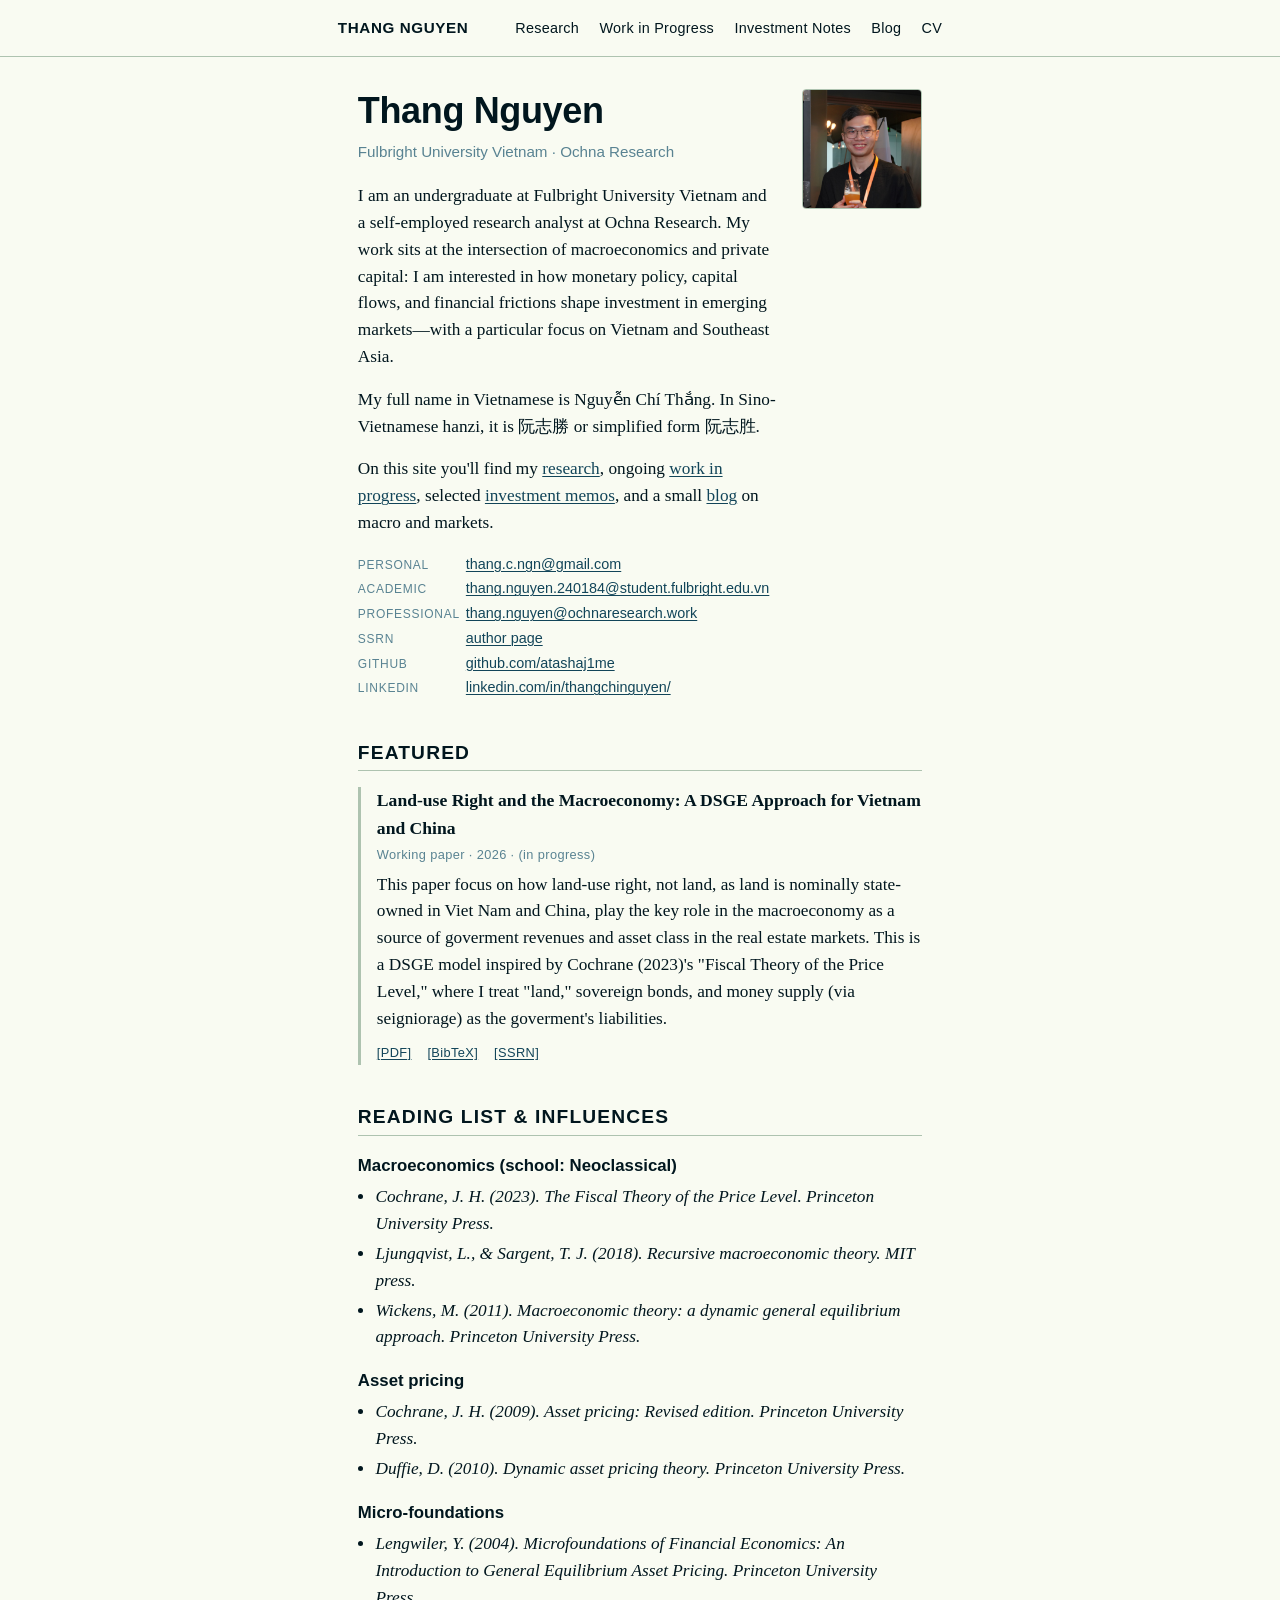
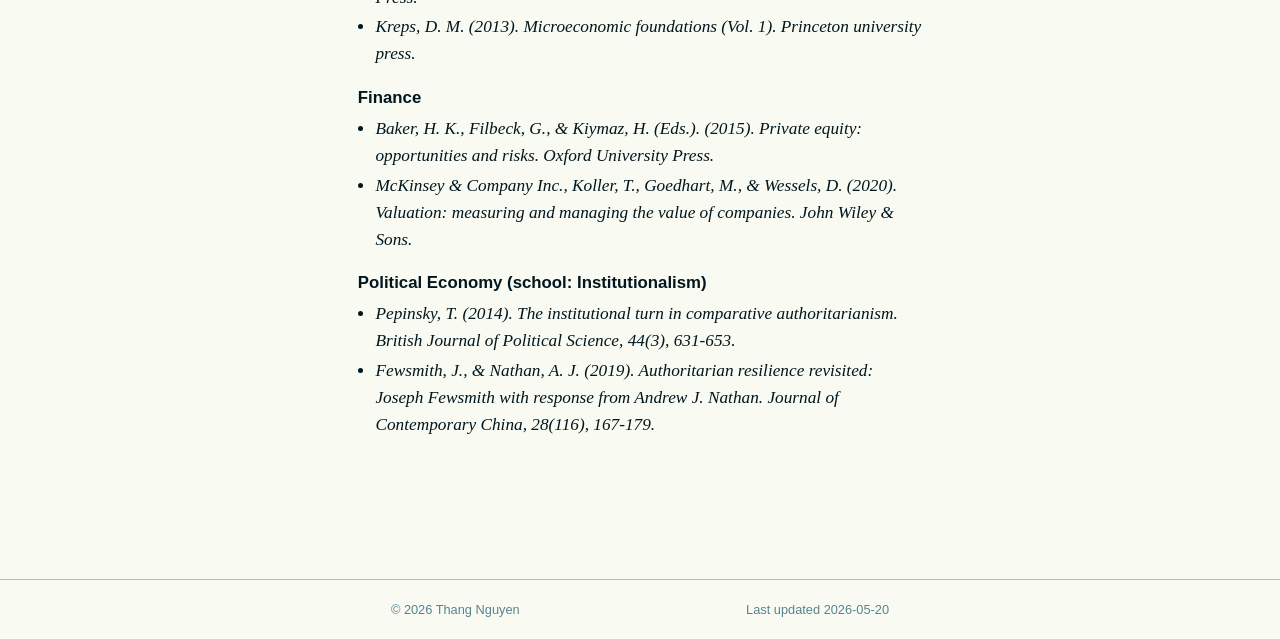
<file: index.html>
<!doctype html>
<html lang="en">
<head>
  <meta charset="utf-8">
  <meta name="viewport" content="width=device-width, initial-scale=1">
  <title>Thang Nguyen</title>
  <meta name="description" content="Thang Nguyen — undergraduate researcher in macroeconomics and private equity. Fulbright University Vietnam · Ochna Research.">
  <link rel="stylesheet" href="assets/css/site.css">
</head>
<body>
<header class="site">
  <div class="inner">
    <a class="wordmark" href="./">Thang Nguyen</a>
    <nav>
      <a href="research.html">Research</a>
      <a href="wip.html">Work in Progress</a>
      <a href="notes.html">Investment Notes</a>
      <a href="blog/">Blog</a>
      <a href="cv.html">CV</a>
    </nav>
  </div>
</header>

<main class="wrap">
  <section class="bio-row">
    <div>
      <h1>Thang Nguyen</h1>
      <p class="affil">Fulbright University Vietnam · Ochna Research</p>
      <p>
        I am an undergraduate at Fulbright University Vietnam and a self-employed research analyst at
        Ochna Research. My work sits at the intersection of macroeconomics and private
        capital: I am interested in how monetary policy, capital flows, and financial
        frictions shape investment in emerging markets—with a particular focus on
        Vietnam and Southeast Asia.
      </p>
      <p> 
        My full name in Vietnamese is Nguyễn Chí Thắng. In Sino-Vietnamese hanzi, it is 阮志勝 or simplified form 阮志胜.
      </p>
      <p>
        On this site you'll find my <a href="research.html">research</a>,
        ongoing <a href="wip.html">work in progress</a>, selected
        <a href="notes.html">investment memos</a>, and a small
        <a href="blog/">blog</a> on macro and markets.
      </p>

      <ul class="contact">
        <li><span class="label">Personal</span> <a href="mailto:thang.c.ngn@gmail.com">thang.c.ngn@gmail.com</a></li>
        <li><span class="label">Academic</span> <a href="mailto:thang.nguyen.240184@student.fulbright.edu.vn">thang.nguyen.240184@student.fulbright.edu.vn</a></li>
        <li><span class="label">Professional</span> <a href="mailto:thang.nguyen@ochnaresearch.work">thang.nguyen@ochnaresearch.work</a></li>
        <li><span class="label">SSRN</span> <a href="#">author page</a></li>
        <li><span class="label">GitHub</span> <a href="https://github.com/atashaj1me">github.com/atashaj1me</a></li>
        <li><span class="label">LinkedIn</span> <a href="https://www.linkedin.com/in/thangchinguyen/">linkedin.com/in/thangchinguyen/</a></li>
      </ul>
    </div>
    <img class="headshot" src="assets/img/headshot.jpg" alt="Portrait of Thang Nguyen" onerror="this.style.visibility='hidden'">
  </section>

  <h2>Featured</h2>
  <div class="paper featured">
    <span class="title">Land-use Right and the Macroeconomy: A DSGE Approach for Vietnam and China</span>
    <span class="meta">Working paper · 2026 · (in progress)</span>
    <p class="abstract">
      This paper focus on how land-use right, not land, as land is nominally state-owned in Viet Nam and China, play the key role in the macroeconomy as a source of goverment revenues and asset class in the real estate markets. This is a DSGE model inspired by Cochrane (2023)'s "Fiscal Theory of the Price Level," where I treat "land," sovereign bonds, and money supply (via seigniorage) as the goverment's liabilities.
    </p>
    <span class="links">
      <a href="#">[PDF]</a>
      <a href="#">[BibTeX]</a>
      <a href="#">[SSRN]</a>
    </span>
  </div>

  <h2>Reading list &amp; influences</h2>
  <div class="reading">
    <h3>Macroeconomics (school: Neoclassical)</h3>
    <ul>
      <li><cite>Cochrane, J. H. (2023). The Fiscal Theory of the Price Level. Princeton University Press.</cite></li>
      <li><cite>Ljungqvist, L., & Sargent, T. J. (2018). Recursive macroeconomic theory. MIT press.</cite></li>
      <li><cite>Wickens, M. (2011). Macroeconomic theory: a dynamic general equilibrium approach. Princeton University Press.</cite></li>
    </ul>
    <h3>Asset pricing</h3>
    <ul>
      <li><cite>Cochrane, J. H. (2009). Asset pricing: Revised edition. Princeton University Press.</cite></li>
      <li><cite>Duffie, D. (2010). Dynamic asset pricing theory. Princeton University Press.</cite></li>
    </ul>
    <h3>Micro-foundations</h3>
    <ul>
      <li><cite>Lengwiler, Y. (2004). Microfoundations of Financial Economics: An Introduction to General Equilibrium Asset Pricing. Princeton University Press.</cite></li>
      <li><cite>Kreps, D. M. (2013). Microeconomic foundations (Vol. 1). Princeton university press.</cite></li>
    </ul>
    <h3>Finance</h3>
    <ul>
      <li><cite>Baker, H. K., Filbeck, G., & Kiymaz, H. (Eds.). (2015). Private equity: opportunities and risks. Oxford University Press.</cite></li>
      <li><cite>McKinsey & Company Inc., Koller, T., Goedhart, M., & Wessels, D. (2020). Valuation: measuring and managing the value of companies. John Wiley & Sons.</cite></li>
    </ul>
    <h3>Political Economy (school: Institutionalism)</h3>
    <ul>
      <li><cite>Pepinsky, T. (2014). The institutional turn in comparative authoritarianism. British Journal of Political Science, 44(3), 631-653.</cite></li>
      <li><cite>Fewsmith, J., & Nathan, A. J. (2019). Authoritarian resilience revisited: Joseph Fewsmith with response from Andrew J. Nathan. Journal of Contemporary China, 28(116), 167-179.</cite></li>
    </ul>
  </div>
</main>

<footer class="site">
  <div class="inner">
    <span>&copy; <span id="yr">2026</span> Thang Nguyen</span>
    <span>Last updated 2026-05-20</span>
  </div>
</footer>
<script>document.getElementById('yr').textContent = new Date().getFullYear();</script>
</body>
</html>
</file>
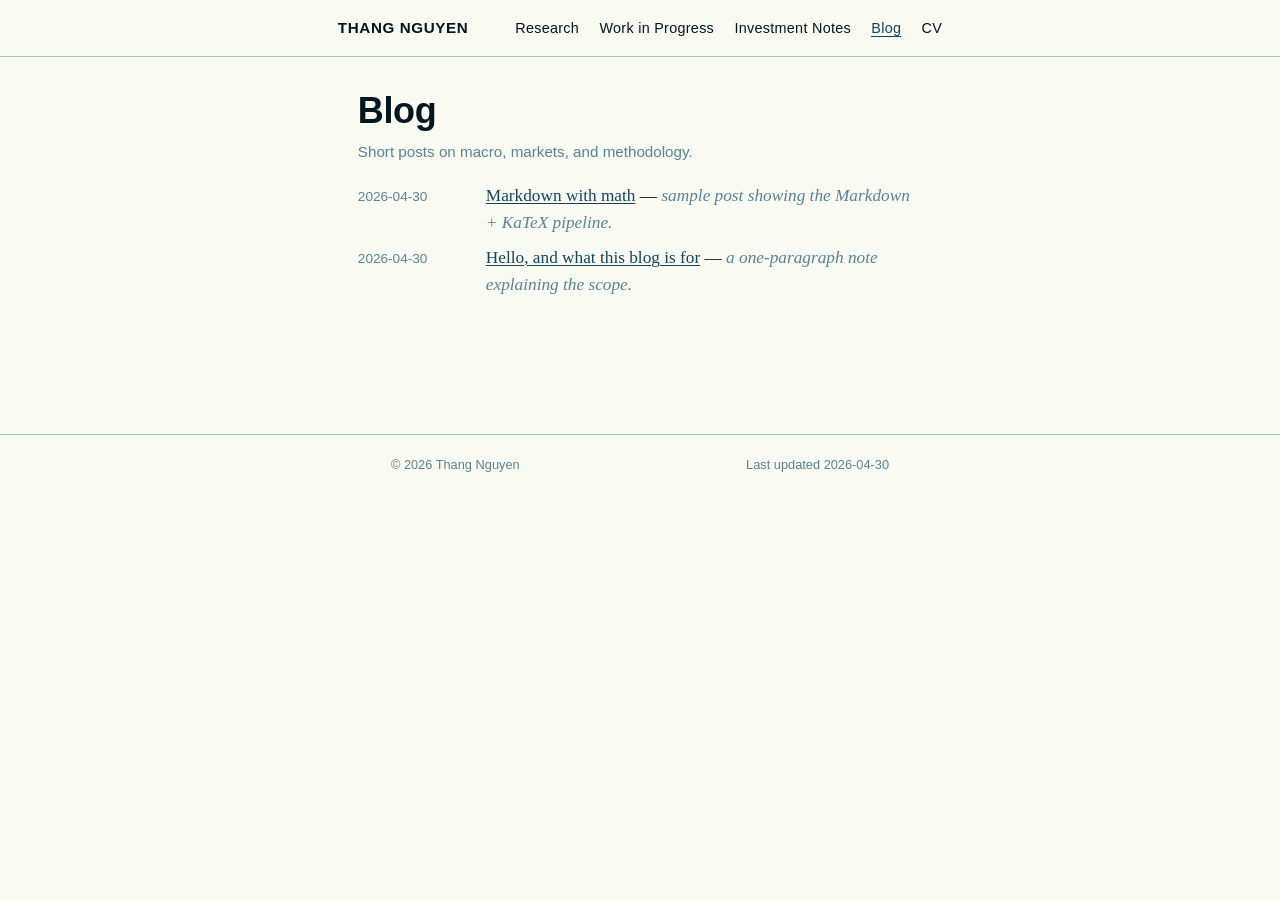
<file: blog/index.html>
<!doctype html>
<html lang="en">
<head>
  <meta charset="utf-8">
  <meta name="viewport" content="width=device-width, initial-scale=1">
  <title>Blog — Thang Nguyen</title>
  <link rel="stylesheet" href="../assets/css/site.css">
</head>
<body>
<header class="site">
  <div class="inner">
    <a class="wordmark" href="../">Thang Nguyen</a>
    <nav>
      <a href="../research.html">Research</a>
      <a href="../wip.html">Work in Progress</a>
      <a href="../notes.html">Investment Notes</a>
      <a href="./" aria-current="page">Blog</a>
      <a href="../cv.html">CV</a>
    </nav>
  </div>
</header>

<main class="wrap">
  <h1>Blog</h1>
  <p class="affil">Short posts on macro, markets, and methodology.</p>

  <ol class="post-list">
    <li>
      <span class="date">2026-04-30</span>
      <span><a href="post.html?p=2026-04-30-math-sample">Markdown with math</a> — <span class="status">sample post showing the Markdown + KaTeX pipeline.</span></span>
    </li>
    <li>
      <span class="date">2026-04-30</span>
      <span><a href="2026-04-30-hello.html">Hello, and what this blog is for</a> — <span class="status">a one-paragraph note explaining the scope.</span></span>
    </li>
  </ol>

</main>

<footer class="site">
  <div class="inner">
    <span>&copy; <span class="yr">2026</span> Thang Nguyen</span>
    <span>Last updated 2026-04-30</span>
  </div>
</footer>
<script>document.querySelectorAll('.yr').forEach(e => e.textContent = new Date().getFullYear());</script>
</body>
</html>
</file>
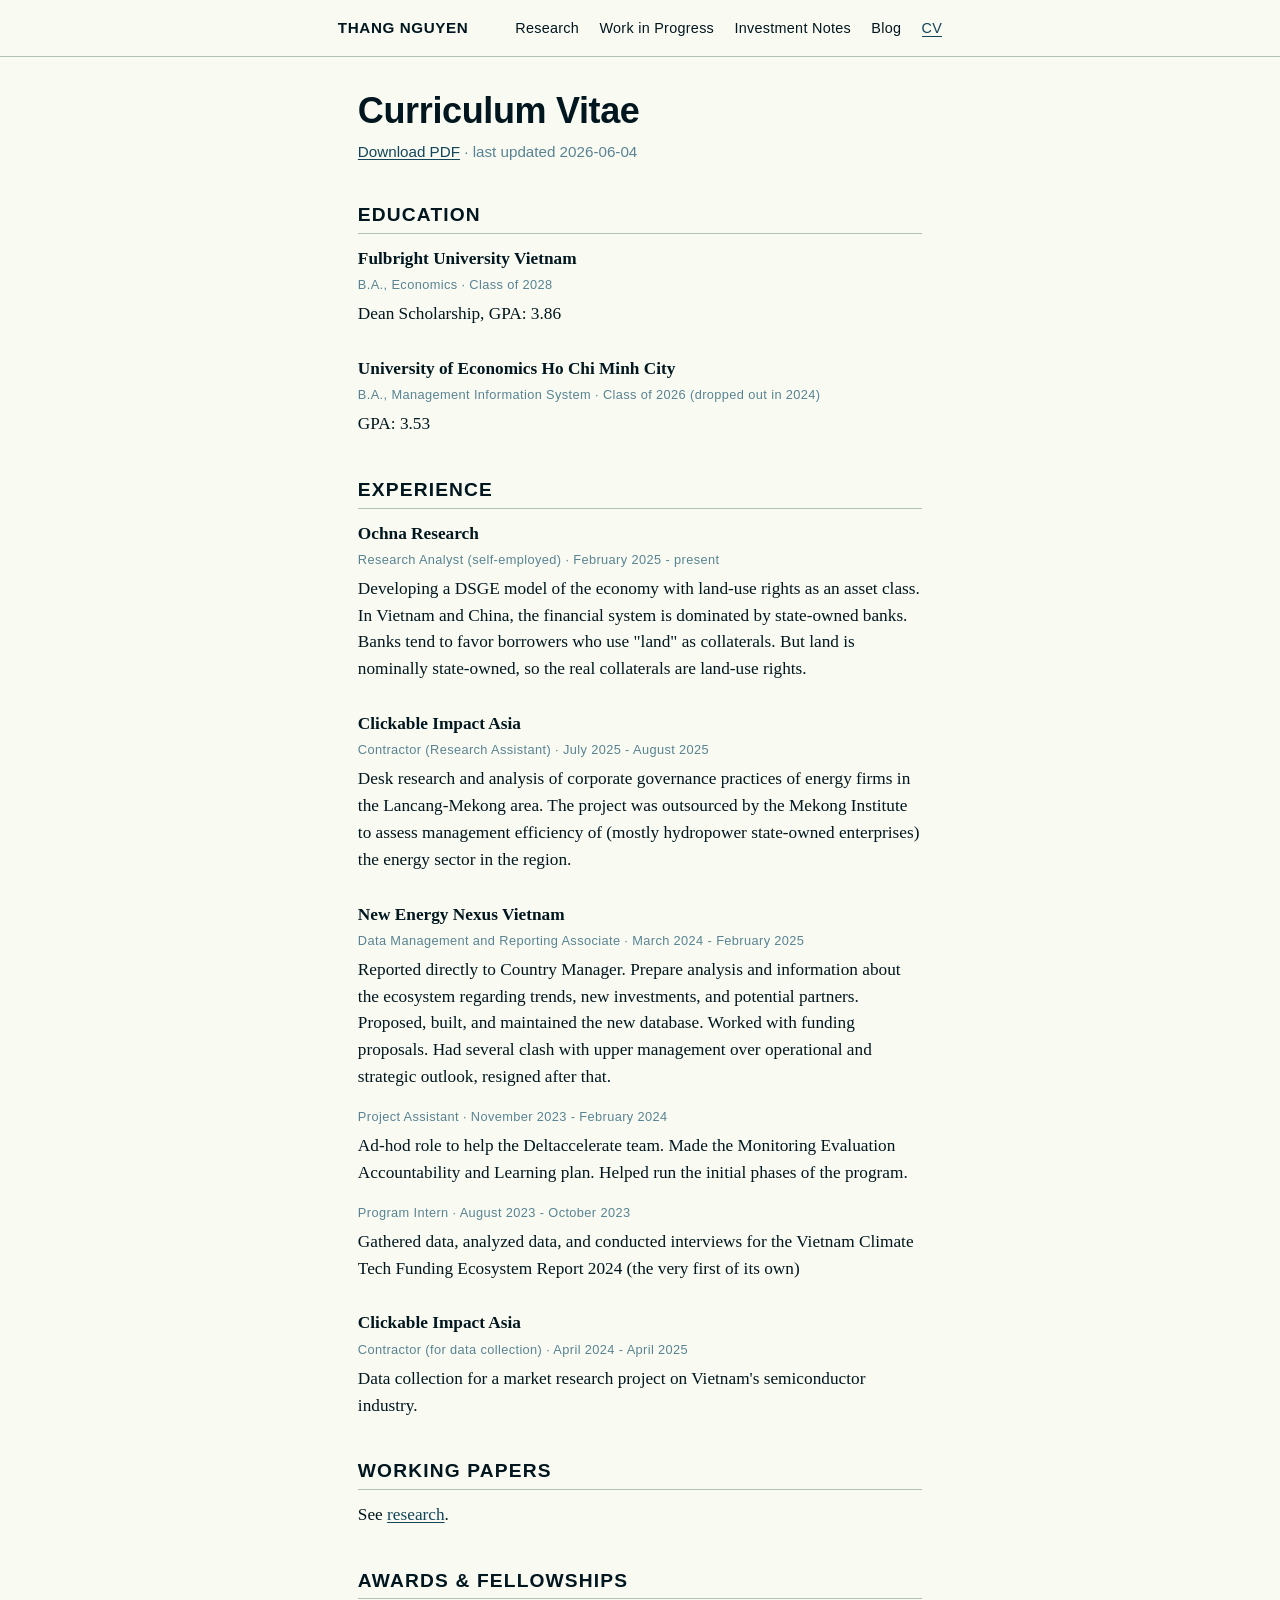
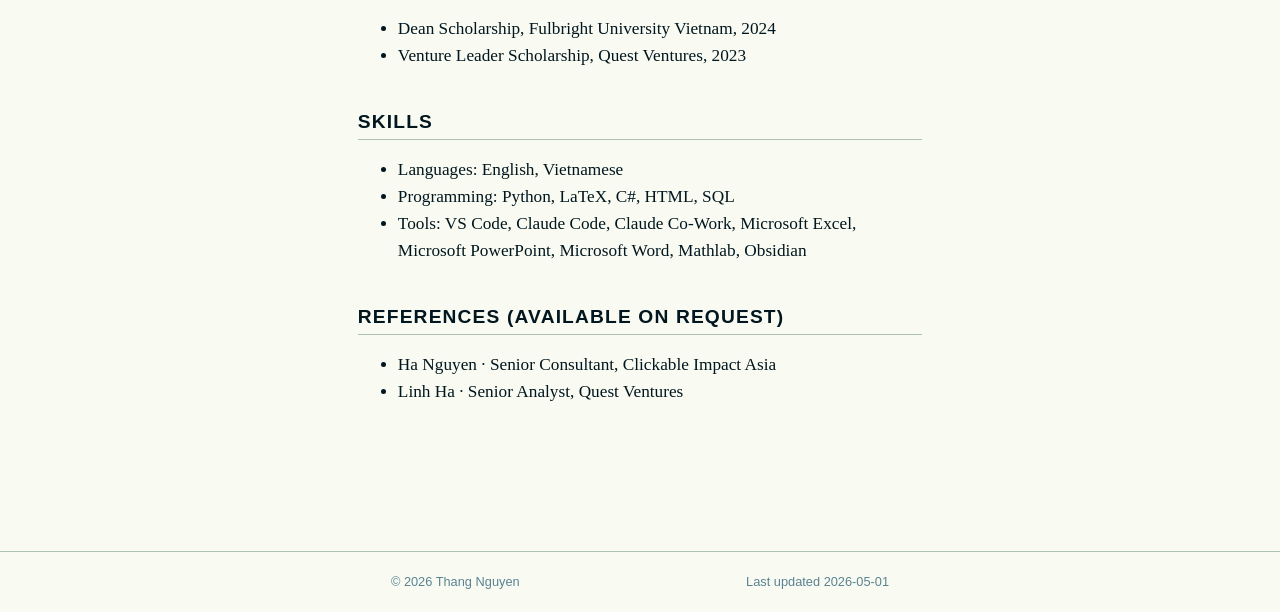
<file: cv.html>
<!doctype html>
<html lang="en">
<head>
  <meta charset="utf-8">
  <meta name="viewport" content="width=device-width, initial-scale=1">
  <title>CV — Thang Nguyen</title>
  <link rel="stylesheet" href="assets/css/site.css">
</head>
<body>
<header class="site">
  <div class="inner">
    <a class="wordmark" href="./">Thang Nguyen</a>
    <nav>
      <a href="research.html">Research</a>
      <a href="wip.html">Work in Progress</a>
      <a href="notes.html">Investment Notes</a>
      <a href="blog/">Blog</a>
      <a href="cv.html" aria-current="page">CV</a>
    </nav>
  </div>
</header>

<main class="wrap">
  <h1>Curriculum Vitae</h1>
  <p class="affil">
    <a href="assets/pdf/cv.pdf">Download PDF</a> · last updated 2026-06-04
  </p>

  <h2>Education</h2>
  <div class="paper">
    <span class="title">Fulbright University Vietnam</span>
    <span class="meta">B.A., Economics · Class of 2028</span>
    <p>Dean Scholarship, GPA: 3.86</p>
  </div>
  <div class="paper">
    <span class="title">University of Economics Ho Chi Minh City</span>
    <span class="meta">B.A., Management Information System · Class of 2026 (dropped out in 2024)</span>
    <p>GPA: 3.53</p>
  </div>

  <h2>Experience</h2>
  <div class="paper">
    <span class="title">Ochna Research</span>
    <span class="meta">Research Analyst (self-employed) · February 2025 - present</span>
    <p> Developing a DSGE model of the economy with land-use rights as an asset class. In Vietnam and China, the financial system is dominated by state-owned banks. Banks tend to favor borrowers who use "land" as collaterals. But land is nominally state-owned, so the real collaterals are land-use rights.</p>
  </div>

  <div class="paper">
    <span class="title">Clickable Impact Asia</span>
    <span class="meta">Contractor (Research Assistant) · July 2025 - August 2025</span>
    <p> 
      Desk research and analysis of corporate governance practices of energy firms in the Lancang-Mekong area. The project was outsourced by the Mekong Institute to assess management efficiency of (mostly hydropower state-owned enterprises) the energy sector in the region.
    </p>
  </div>
  
  <div class="paper">
    <span class="title">New Energy Nexus Vietnam</span>
    <span class="meta">Data Management and Reporting Associate · March 2024 - February 2025</span>
    <p> 
      Reported directly to Country Manager. Prepare analysis and information about the ecosystem regarding trends, new investments, and potential partners. Proposed, built, and maintained the new database. Worked with funding proposals. Had several clash with upper management over operational and strategic outlook, resigned after that.
    </p>
    <span class="meta">Project Assistant · November 2023 - February 2024</span>
    <p> 
      Ad-hod role to help the Deltaccelerate team. Made the Monitoring Evaluation Accountability and Learning plan. Helped run the initial phases of the program.
    </p>
    <span class="meta">Program Intern · August 2023 - October 2023</span>
    <p> 
      Gathered data, analyzed data, and conducted interviews for the Vietnam Climate Tech Funding Ecosystem Report 2024 (the very first of its own)
    </p>
  </div>

  <div class="paper">
    <span class="title">Clickable Impact Asia</span>
    <span class="meta">Contractor (for data collection) · April 2024 - April 2025</span>
    <p> 
      Data collection for a market research project on Vietnam's semiconductor industry.
    </p>
  </div>

  

  <h2>Working papers</h2>
  <p>See <a href="research.html">research</a>.</p>

  <h2>Awards &amp; fellowships</h2>
  <ul>
    <li>Dean Scholarship, Fulbright University Vietnam, 2024</li>
    <li>Venture Leader Scholarship, Quest Ventures, 2023</li>
  </ul>

  <h2>Skills</h2>
  <ul>
    <li>Languages: English, Vietnamese</li>
    <li>Programming: Python, LaTeX, C#, HTML, SQL</li>
    <li>Tools: VS Code, Claude Code, Claude Co-Work, Microsoft Excel, Microsoft PowerPoint, Microsoft Word, Mathlab, Obsidian</li>
  </ul>

  <h2>References (Available on request)</h2>
  <ul>
    <li>Ha Nguyen · Senior Consultant, Clickable Impact Asia</li>
    <li>Linh Ha · Senior Analyst, Quest Ventures</li>
  </ul>

</main>

<footer class="site">
  <div class="inner">
    <span>&copy; <span class="yr">2026</span> Thang Nguyen</span>
    <span>Last updated 2026-05-01</span>
  </div>
</footer>
<script>document.querySelectorAll('.yr').forEach(e => e.textContent = new Date().getFullYear());</script>
</body>
</html>
</file>
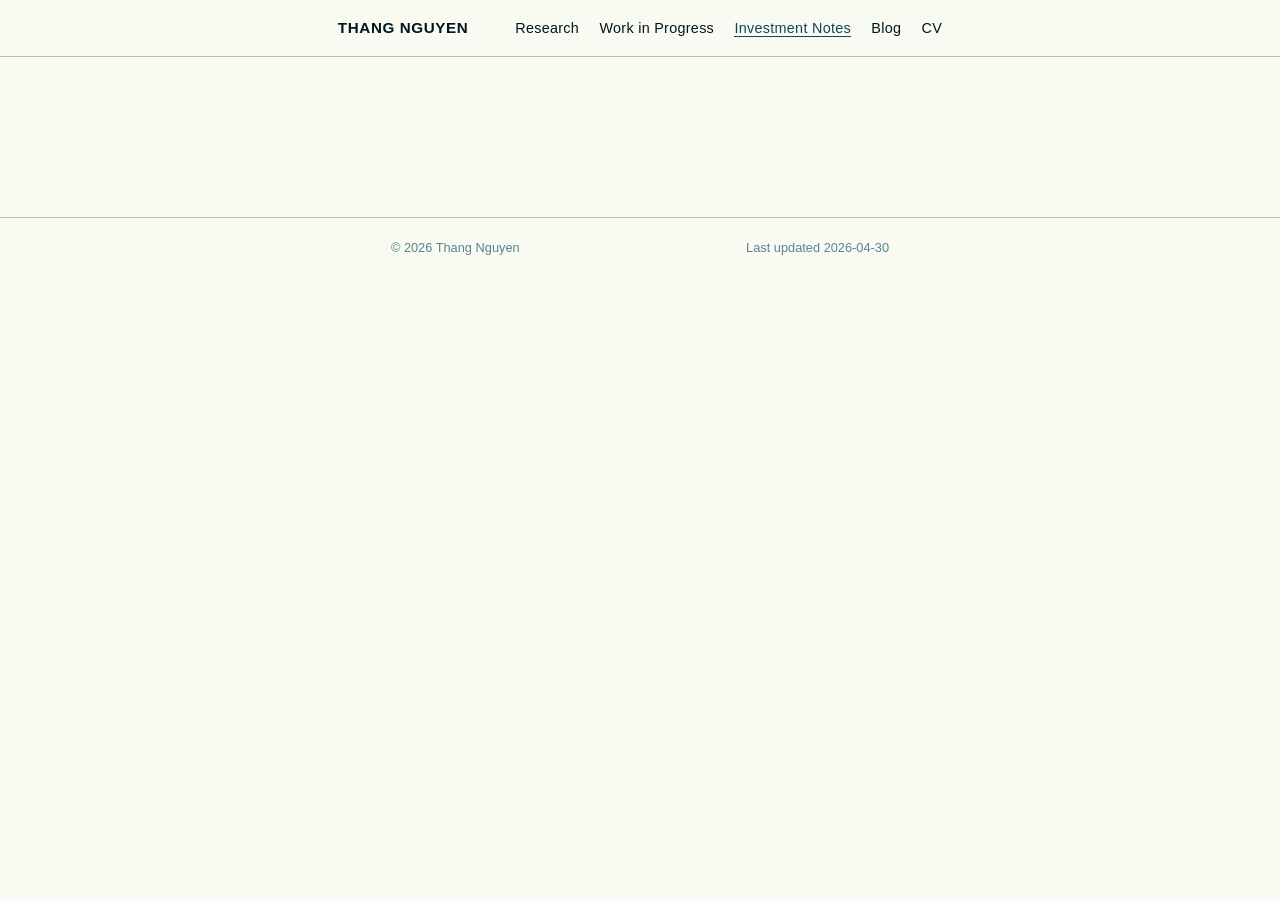
<file: notes.html>
<!doctype html>
<html lang="en">
<head>
  <meta charset="utf-8">
  <meta name="viewport" content="width=device-width, initial-scale=1">
  <title>Investment Notes — Thang Nguyen</title>
  <link rel="stylesheet" href="assets/css/site.css">
</head>
<body>
<header class="site">
  <div class="inner">
    <a class="wordmark" href="./">Thang Nguyen</a>
    <nav>
      <a href="research.html">Research</a>
      <a href="wip.html">Work in Progress</a>
      <a href="notes.html" aria-current="page">Investment Notes</a>
      <a href="blog/">Blog</a>
      <a href="cv.html">CV</a>
    </nav>
  </div>
</header>

<main class="wrap">
  <!--  
   <h1>Investment Notes</h1>
  <p class="affil">
    Memos written for internal circulation. Titles and one-line summaries are listed below;
    full text is available on request — please email me with the memo title in the subject line.
  </p>

  <h2>Sector views</h2>
  <div class="note">
    <span class="meta">2026-03</span>
    <div><span class="title">[Memo title]</span> — <span class="blurb">[one-line summary]</span>
      <a href="mailto:thang.nguyen@ochnaresearch.work?subject=Memo%20request%20%E2%80%94%20[title]">[request]</a>
    </div>
  </div>

  <h2>Deal commentary</h2>
  <div class="note">
    <span class="meta">2026-02</span>
    <div><span class="title">[Memo title]</span> — <span class="blurb">[one-line summary]</span>
      <a href="mailto:thang.nguyen@ochnaresearch.work?subject=Memo%20request%20%E2%80%94%20[title]">[request]</a>
    </div>
  </div>

  <h2>Method notes</h2>
  <div class="note">
    <span class="meta">2026-01</span>
    <div><span class="title">[Memo title]</span> — <span class="blurb">[one-line summary]</span>
      <a href="mailto:thang.nguyen@ochnaresearch.work?subject=Memo%20request%20%E2%80%94%20[title]">[request]</a>
    </div>
  </div>
  -->

</main>

<footer class="site">
  <div class="inner">
    <span>&copy; <span class="yr">2026</span> Thang Nguyen</span>
    <span>Last updated 2026-04-30</span>
  </div>
</footer>
<script>document.querySelectorAll('.yr').forEach(e => e.textContent = new Date().getFullYear());</script>
</body>
</html>
</file>
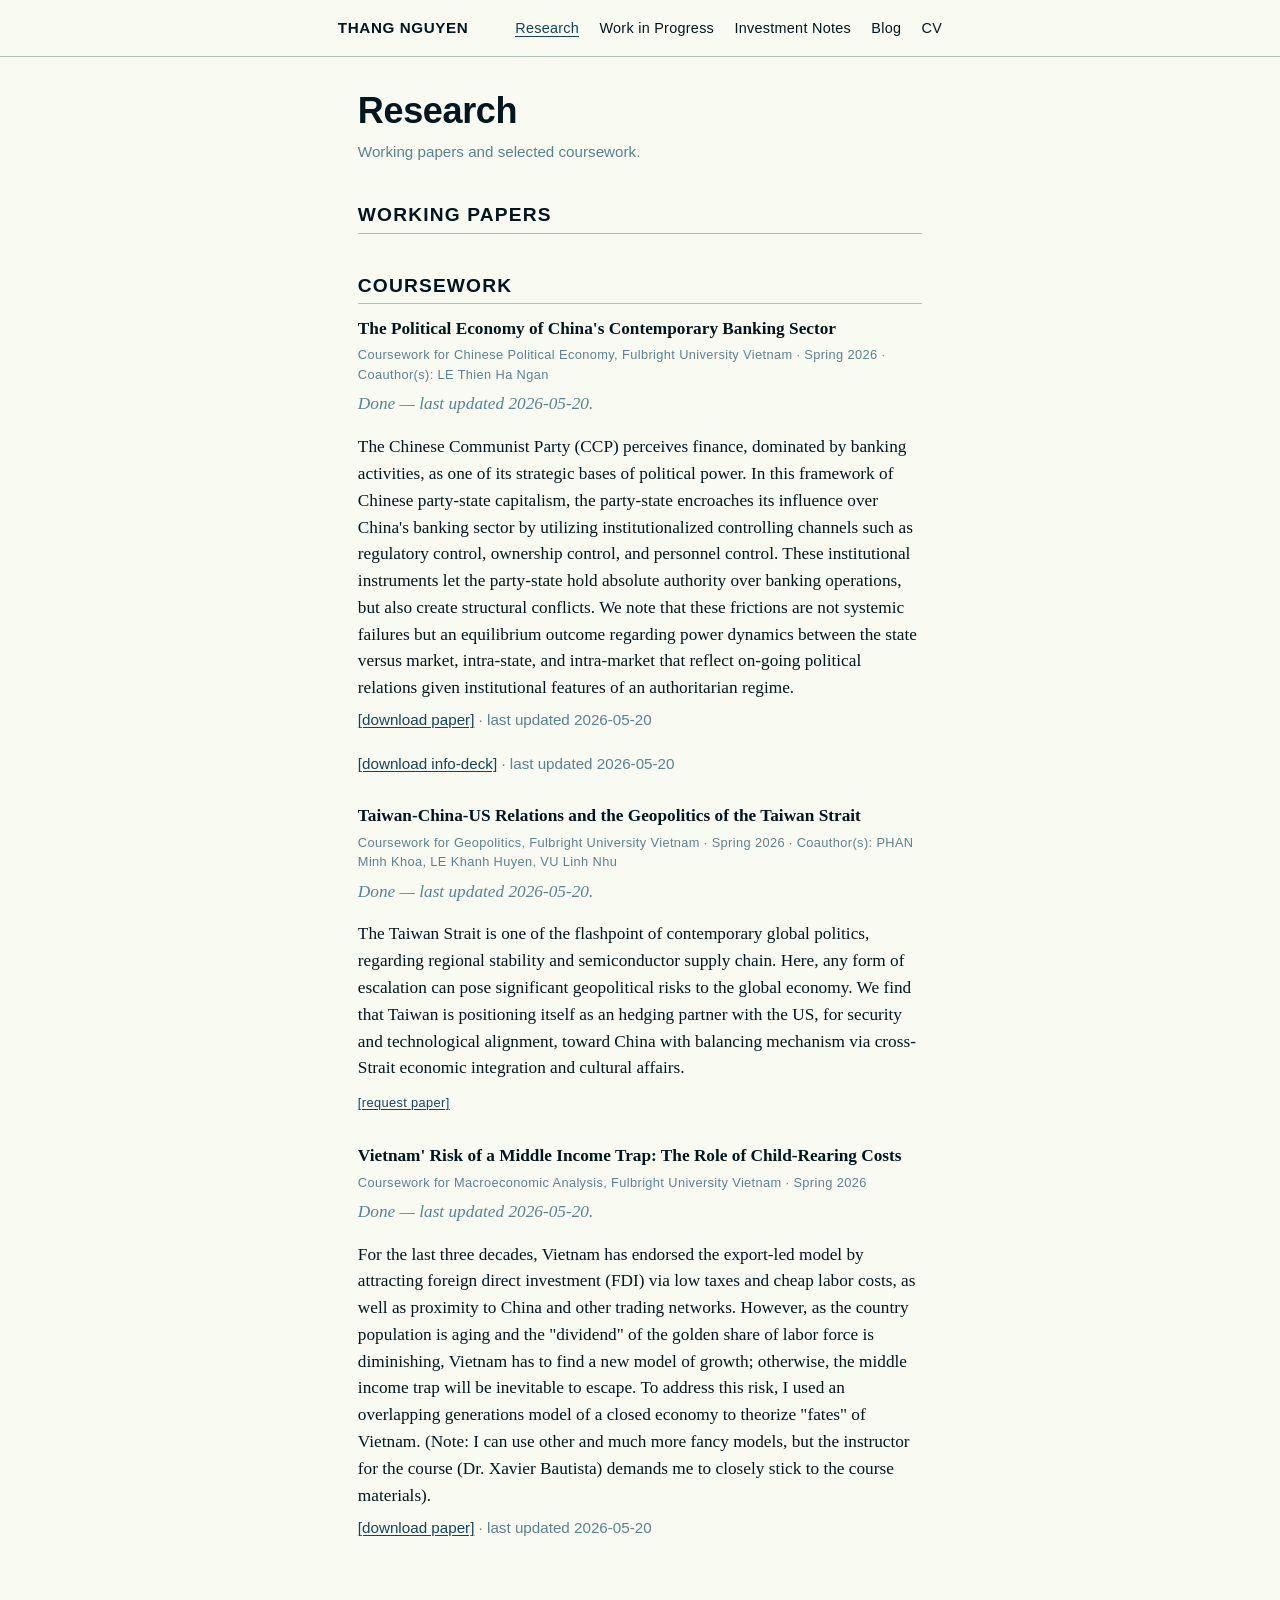
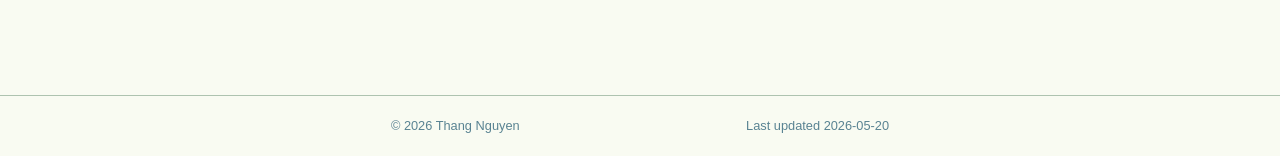
<file: research.html>
<!doctype html>
<html lang="en">
<head>
  <meta charset="utf-8">
  <meta name="viewport" content="width=device-width, initial-scale=1">
  <title>Research — Thang Nguyen</title>
  <link rel="stylesheet" href="assets/css/site.css">
</head>
<body>
<header class="site">
  <div class="inner">
    <a class="wordmark" href="./">Thang Nguyen</a>
    <nav>
      <a href="research.html" aria-current="page">Research</a>
      <a href="wip.html">Work in Progress</a>
      <a href="notes.html">Investment Notes</a>
      <a href="blog/">Blog</a>
      <a href="cv.html">CV</a>
    </nav>
  </div>
</header>

<main class="wrap">
  <h1>Research</h1>
  <p class="affil">Working papers and selected coursework.</p>

  <h2>Working papers</h2>
  <!-- template for paper  
   <div class="paper">
    <span class="title">Land-use Right and the Macroeconomy: A DSGE Approach for Vietnam and China</span>
    <span class="meta">Working paper · 2026 · (in progress)</span>
    <p class="abstract">
      This paper focus on how land-use right, not land, as land is nominally state-owned in Viet Nam and China, play the key role in the macroeconomy as a source of goverment revenues and asset class in the real estate markets. This is a DSGE model inspired by Cochrane (2023)'s "Fiscal Theory of the Price Level," where I treat "land," sovereign bonds, and money supply (via seigniorage) as the goverment's liabilities. 
    </p>
    <span class="links">
      <a href="#">[PDF]</a>
      <a href="#">[BibTeX]</a>
      <a href="#">[SSRN]</a>
      <a href="#">[Slides]</a>
    </span>
  </div> 
  -->
  


  <h2>Coursework</h2>  
  <div class="paper">
    <span class="title">The Political Economy of China's Contemporary Banking Sector</span>
    <span class="meta">Coursework for Chinese Political Economy, Fulbright University Vietnam · Spring 2026 · Coauthor(s): LE Thien Ha Ngan</span>
    <p class="status">Done — last updated 2026-05-20.</p>
    <p class="abstract">
      The Chinese Communist Party (CCP) perceives finance, dominated by banking activities, as one of its strategic bases of political power. In this framework of Chinese party-state capitalism, the party-state encroaches its influence over China's banking sector by utilizing institutionalized controlling channels such as regulatory control, ownership control, and personnel control. These institutional instruments let the party-state hold absolute authority over banking operations, but also create structural conflicts. We note that these frictions are not systemic failures but an equilibrium outcome regarding power dynamics between the state versus market, intra-state, and intra-market that reflect on-going political relations given institutional features of an authoritarian regime.    </p>
      <p class="affil">
        <a href="assets/pdf/political_economy_contemporary_china_banking_sector.pdf">[download paper]</a> · last updated 2026-05-20
      </p>
      <p class="affil">
        <a href="assets/pdf/political_economy_contemporary_china_banking_sector_presentation.pdf">[download info-deck]</a> · last updated 2026-05-20
      </p>
  </div>

    <div class="paper">
    <span class="title">Taiwan-China-US Relations and the Geopolitics of the Taiwan Strait</span>
    <span class="meta">Coursework for Geopolitics, Fulbright University Vietnam · Spring 2026 · Coauthor(s): PHAN Minh Khoa, LE Khanh Huyen, VU Linh Nhu </span>
    <p class="status">Done — last updated 2026-05-20.</p>
    <p class="abstract">
      The Taiwan Strait is one of the flashpoint of contemporary global politics, regarding regional stability and semiconductor supply chain. Here, any form of escalation can pose significant geopolitical risks to the global economy. We find that Taiwan is positioning itself as an hedging partner with the US, for security and technological alignment, toward China with balancing mechanism via cross-Strait economic integration and cultural affairs.
    </p>
    <span class="links">
      <a href="mailto:thang.c.ngn@gmail.com?subject=Draft%20request%20%E2%80%94%20[project]">[request paper]</a>
    </span>
  </div>

    <div class="paper">
    <span class="title">Vietnam' Risk of a Middle Income Trap: The Role of Child-Rearing Costs</span>
    <span class="meta">Coursework for Macroeconomic Analysis, Fulbright University Vietnam · Spring 2026 </span>
    <p class="status">Done — last updated 2026-05-20.</p>
    <p class="abstract">
      For the last three decades, Vietnam has endorsed the export-led model by attracting foreign direct investment (FDI) via low taxes and cheap labor costs, as well as proximity to China and other trading networks. However, as the country population is aging and the "dividend" of the golden share of labor force is diminishing, Vietnam has to find a new model of growth; otherwise, the middle income trap will be inevitable to escape. To address this risk, I used an overlapping generations model of a closed economy to theorize "fates" of Vietnam. (Note: I can use other and much more fancy models, but the instructor for the course (Dr. Xavier Bautista) demands me to closely stick to the course materials).
    </p>
    <p class="affil">
        <a href="assets/pdf/vietnam_risk_of_middle_income_trap.pdf">[download paper]</a> · last updated 2026-05-20
      </p>
  </div>

    <!-- template for paper
    <div class="paper">
    <span class="title">[Term paper title]</span>
    <span class="meta">Coursework — [COURSE CODE], Fulbright University Vietnam · 2025</span>
    <p class="abstract">
      [Short abstract. Mark clearly that this is a class paper, not a working paper.
      Useful when a reader wants evidence of training in a specific topic.]
    </p>
    <span class="links">
      <a href="#">[PDF]</a> 
    </span>
    </div>
    -->

</main>

<footer class="site">
  <div class="inner">
    <span>&copy; <span class="yr">2026</span> Thang Nguyen</span>
    <span>Last updated 2026-05-20</span>
  </div>
</footer>
<script>document.querySelectorAll('.yr').forEach(e => e.textContent = new Date().getFullYear());</script>
</body>
</html>
</file>
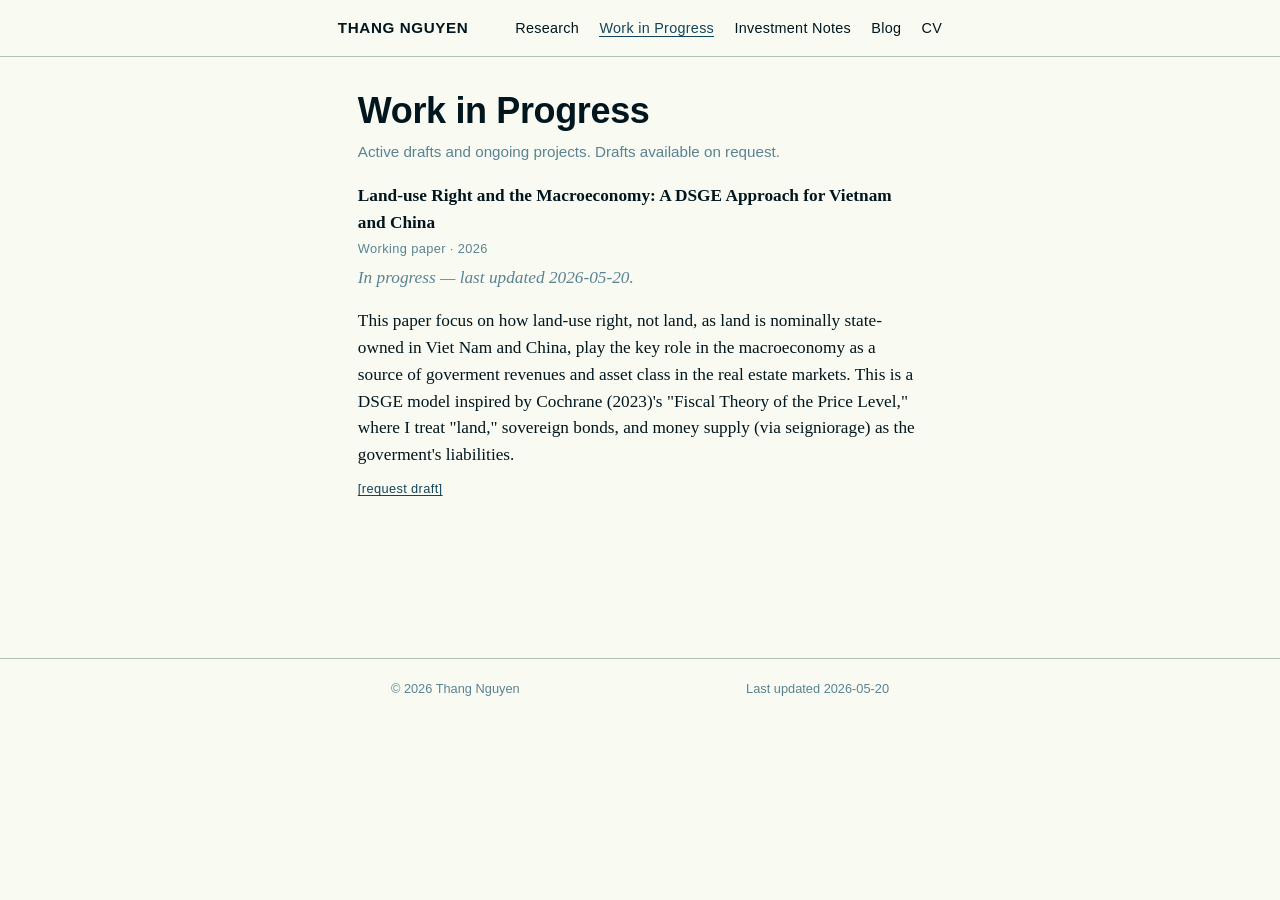
<file: wip.html>
<!doctype html>
<html lang="en">
<head>
  <meta charset="utf-8">
  <meta name="viewport" content="width=device-width, initial-scale=1">
  <title>Work in Progress — Thang Nguyen</title>
  <link rel="stylesheet" href="assets/css/site.css">
</head>
<body>
<header class="site">
  <div class="inner">
    <a class="wordmark" href="./">Thang Nguyen</a>
    <nav>
      <a href="research.html">Research</a>
      <a href="wip.html" aria-current="page">Work in Progress</a>
      <a href="notes.html">Investment Notes</a>
      <a href="blog/">Blog</a>
      <a href="cv.html">CV</a>
    </nav>
  </div>
</header>

<main class="wrap">
  <h1>Work in Progress</h1>
  <p class="affil">Active drafts and ongoing projects. Drafts available on request.</p>
  <!-- template for project
  <div class="paper">
    <span class="title">[Project title]</span>
    <span class="meta">with [coauthors, if any]</span>
    <p class="status">Draft — last updated 2026-04.</p>
    <p class="abstract">
      [Short description of the question, data, and where the project currently stands.]
    </p>
    <span class="links">
      <a href="mailto:thang.c.ngn@gmail.com?subject=Draft%20request%20%E2%80%94%20[project]">[request draft]</a>
    </span>
  </div>

  <div class="paper">
    <span class="title">[Project title]</span>
    <p class="status">Data collection.</p>
    <p class="abstract">[Short description.]</p>
  </div>
  -->

  <div class="paper">
    <span class="title">Land-use Right and the Macroeconomy: A DSGE Approach for Vietnam and China </span>
    <span class="meta">Working paper · 2026</span>
    <p class="status">In progress — last updated 2026-05-20.</p>
    <p class="abstract">
      This paper focus on how land-use right, not land, as land is nominally state-owned in Viet Nam and China, play the key role in the macroeconomy as a source of goverment revenues and asset class in the real estate markets. This is a DSGE model inspired by Cochrane (2023)'s "Fiscal Theory of the Price Level," where I treat "land," sovereign bonds, and money supply (via seigniorage) as the goverment's liabilities. 
    </p>
    <span class="links">
      <a href="mailto:thang.c.ngn@gmail.com?subject=Draft%20request%20%E2%80%94%20[project]">[request draft]</a>
    </span>
  </div>


</main>

<footer class="site">
  <div class="inner">
    <span>&copy; <span class="yr">2026</span> Thang Nguyen</span>
    <span>Last updated 2026-05-20</span>
  </div>
</footer>
<script>document.querySelectorAll('.yr').forEach(e => e.textContent = new Date().getFullYear());</script>
</body>
</html>
</file>
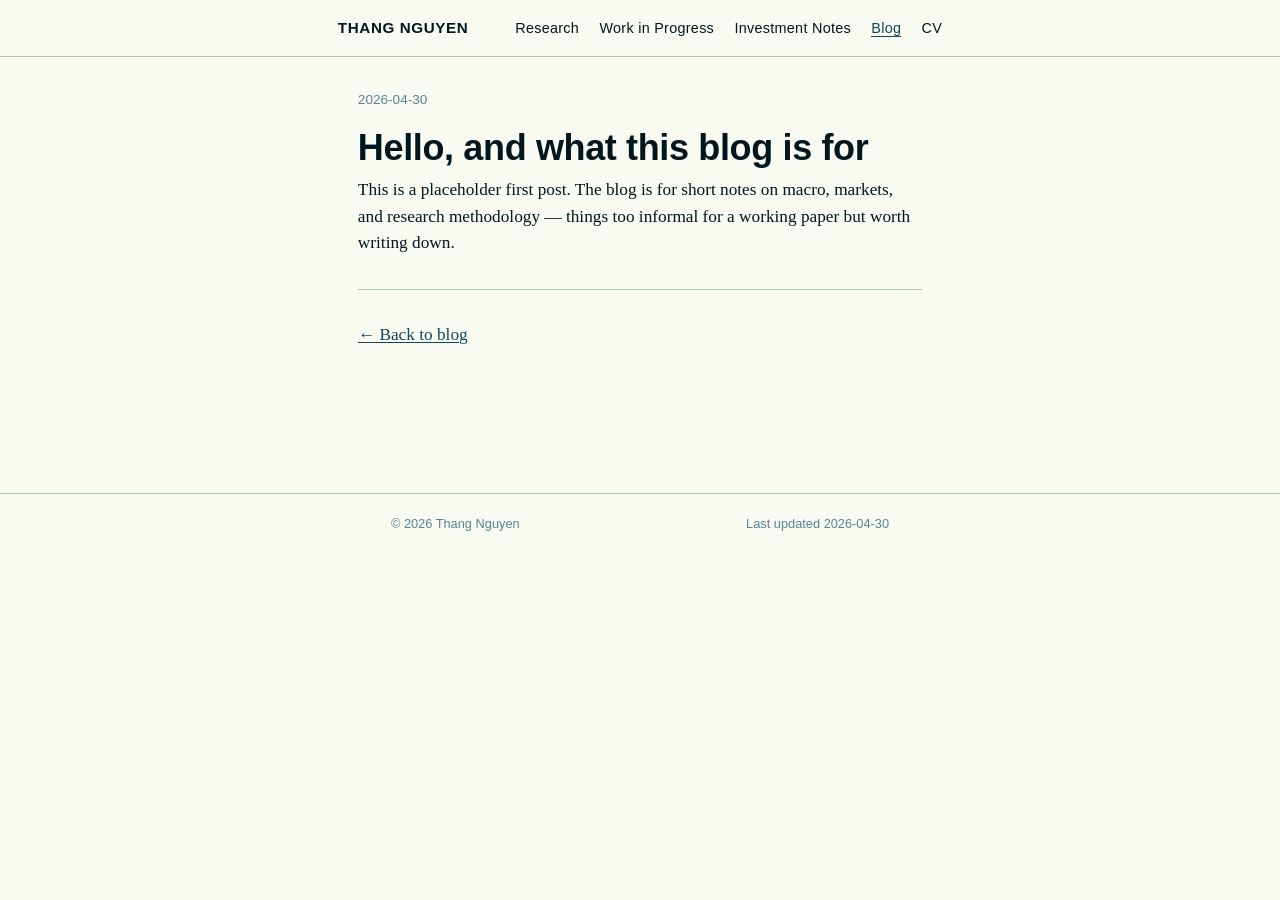
<file: blog/2026-04-30-hello.html>
<!doctype html>
<html lang="en">
<head>
  <meta charset="utf-8">
  <meta name="viewport" content="width=device-width, initial-scale=1">
  <title>Hello — Thang Nguyen</title>
  <link rel="stylesheet" href="../assets/css/site.css">
</head>
<body>
<header class="site">
  <div class="inner">
    <a class="wordmark" href="../">Thang Nguyen</a>
    <nav>
      <a href="../research.html">Research</a>
      <a href="../wip.html">Work in Progress</a>
      <a href="../notes.html">Investment Notes</a>
      <a href="./" aria-current="page">Blog</a>
      <a href="../cv.html">CV</a>
    </nav>
  </div>
</header>

<main class="wrap">
  <p class="meta" style="font-family:var(--font-sans);font-size:.85rem;color:var(--meta);">2026-04-30</p>
  <h1>Hello, and what this blog is for</h1>
  <p>
    This is a placeholder first post. The blog is for short notes on macro, markets,
    and research methodology — things too informal for a working paper but worth
    writing down.
  </p>
  <hr>
  <p><a href="./">&larr; Back to blog</a></p>
</main>

<footer class="site">
  <div class="inner">
    <span>&copy; <span class="yr">2026</span> Thang Nguyen</span>
    <span>Last updated 2026-04-30</span>
  </div>
</footer>
<script>document.querySelectorAll('.yr').forEach(e => e.textContent = new Date().getFullYear());</script>
</body>
</html>
</file>
<file: assets/css/site.css>
/* ----- Tokens ----- */
:root {
  --ink:     #01161E;
  --primary: #124559;
  --meta:    #598392;
  --rule:    #AEC3B0;
  --bg:      #F9FBF2;
  --paper:   #FBFCF3; /* slightly lifted from --bg for cards if needed */

  --font-serif: "Latin Modern Roman", "LMRoman10-Regular", Charter, "Bitstream Charter", Cambria, Georgia, "Times New Roman", serif;
  --font-sans:  Helvetica, "Helvetica Neue", Arial, sans-serif;

  --measure: 70ch;
  --leading: 1.55;
}

/* ----- Reset ----- */
*, *::before, *::after { box-sizing: border-box; }
html { -webkit-text-size-adjust: 100%; }
body {
  margin: 0;
  background: var(--bg);
  color: var(--ink);
  font-family: var(--font-serif);
  font-size: clamp(16px, 1rem + 0.1vw, 18px);
  line-height: var(--leading);
  text-rendering: optimizeLegibility;
  -webkit-font-smoothing: antialiased;
}

img { max-width: 100%; height: auto; display: block; }

/* ----- Layout ----- */
.wrap {
  max-width: var(--measure);
  margin: 0 auto;
  padding: 2rem 1.25rem 4rem;
}

header.site, footer.site {
  border-color: var(--rule);
}

header.site {
  border-bottom: 1px solid var(--rule);
  padding: 1rem 1.25rem;
}
header.site .inner {
  max-width: var(--measure);
  margin: 0 auto;
  display: flex;
  flex-wrap: wrap;
  gap: 0.75rem 1.5rem;
  align-items: baseline;
  justify-content: space-between;
}
header.site .wordmark {
  font-family: var(--font-sans);
  font-weight: 700;
  font-size: 0.95rem;
  letter-spacing: 0.04em;
  text-transform: uppercase;
  color: var(--ink);
  text-decoration: none;
}
header.site nav {
  font-family: var(--font-sans);
  font-size: 0.9rem;
  letter-spacing: 0.02em;
}
header.site nav a {
  color: var(--ink);
  text-decoration: none;
  margin-right: 1rem;
}
header.site nav a:last-child { margin-right: 0; }
header.site nav a:hover,
header.site nav a[aria-current="page"] {
  color: var(--primary);
  border-bottom: 1px solid var(--primary);
}

footer.site {
  border-top: 1px solid var(--rule);
  font-family: var(--font-sans);
  font-size: 0.8rem;
  color: var(--meta);
  padding: 1.25rem;
  margin-top: 4rem;
}
footer.site .inner {
  max-width: var(--measure);
  margin: 0 auto;
  display: flex;
  justify-content: space-between;
  gap: 1rem;
  flex-wrap: wrap;
}

/* ----- Type ----- */
h1, h2, h3, h4 {
  font-family: var(--font-sans);
  font-weight: 700;
  color: var(--ink);
  line-height: 1.2;
}
h1 { font-size: clamp(1.75rem, 1.4rem + 1.2vw, 2.25rem); margin: 0 0 0.5rem; letter-spacing: -0.01em; }
h2 { font-size: 1.2rem; margin: 2.5rem 0 0.75rem; text-transform: uppercase; letter-spacing: 0.06em; border-bottom: 1px solid var(--rule); padding-bottom: 0.4rem; }
h3 { font-size: 1.05rem; margin: 1.75rem 0 0.5rem; }

p { margin: 0 0 1rem; }

a { color: var(--primary); text-decoration: underline; text-underline-offset: 2px; text-decoration-thickness: 1px; }
a:hover { text-decoration-thickness: 2px; }

hr { border: 0; border-top: 1px solid var(--rule); margin: 2rem 0; }

cite { font-style: italic; }

/* ----- Components ----- */
.affil {
  font-family: var(--font-sans);
  font-size: 0.95rem;
  color: var(--meta);
  margin: 0 0 1.25rem;
}

.bio-row {
  display: grid;
  grid-template-columns: 1fr auto;
  gap: 1.5rem;
  align-items: start;
}
.bio-row .headshot {
  width: 120px;
  height: 120px;
  border-radius: 4px;
  object-fit: cover;
  border: 1px solid var(--rule);
}
@media (max-width: 540px) {
  .bio-row { grid-template-columns: 1fr; }
  .bio-row .headshot { width: 96px; height: 96px; }
}

.contact {
  font-family: var(--font-sans);
  font-size: 0.9rem;
  color: var(--meta);
  list-style: none;
  padding: 0;
  margin: 1rem 0 0;
}
.contact li { margin: 0.15rem 0; }
.contact .label {
  display: inline-block;
  min-width: 6.5rem;
  color: var(--meta);
  text-transform: uppercase;
  font-size: 0.75rem;
  letter-spacing: 0.06em;
}
.contact a { color: var(--primary); }

.paper { margin: 0 0 1.75rem; }
.paper .title { font-weight: 700; }
.paper .authors { color: var(--ink); }
.paper .meta {
  display: block;
  font-family: var(--font-sans);
  font-size: 0.8rem;
  color: var(--meta);
  letter-spacing: 0.03em;
  margin: 0.15rem 0 0.4rem;
}
.paper .abstract { margin: 0.25rem 0 0.4rem; }
.paper .links {
  font-family: var(--font-sans);
  font-size: 0.8rem;
  letter-spacing: 0.03em;
}
.paper .links a { margin-right: 0.75rem; }
.status { font-style: italic; color: var(--meta); }

.featured {
  border-left: 3px solid var(--rule);
  padding-left: 1rem;
  margin: 1rem 0 2rem;
}
.featured .title { font-size: 1.1rem; }

.reading h3 { margin-top: 1.25rem; }
.reading ul { margin: 0 0 0.75rem; padding-left: 1.1rem; }
.reading li { margin: 0.2rem 0; }

.note { margin: 0.75rem 0; }
.note .meta { font-family: var(--font-sans); font-size: 0.8rem; color: var(--meta); }
.note .title { font-weight: 600; }
.note .blurb { color: var(--ink); }

.post-list { list-style: none; padding: 0; margin: 0; }
.post-list li { margin: 0.5rem 0; display: grid; grid-template-columns: 7rem 1fr; gap: 1rem; align-items: baseline; }
.post-list .date { font-family: var(--font-sans); font-size: 0.85rem; color: var(--meta); }
@media (max-width: 540px) {
  .post-list li { grid-template-columns: 1fr; gap: 0; }
}

/* ----- Print (CV) ----- */
@media print {
  header.site, footer.site, nav { display: none; }
  body { background: #fff; color: #000; }
  a { color: #000; text-decoration: none; }
  .wrap { max-width: 100%; padding: 0; }
}
</file>
